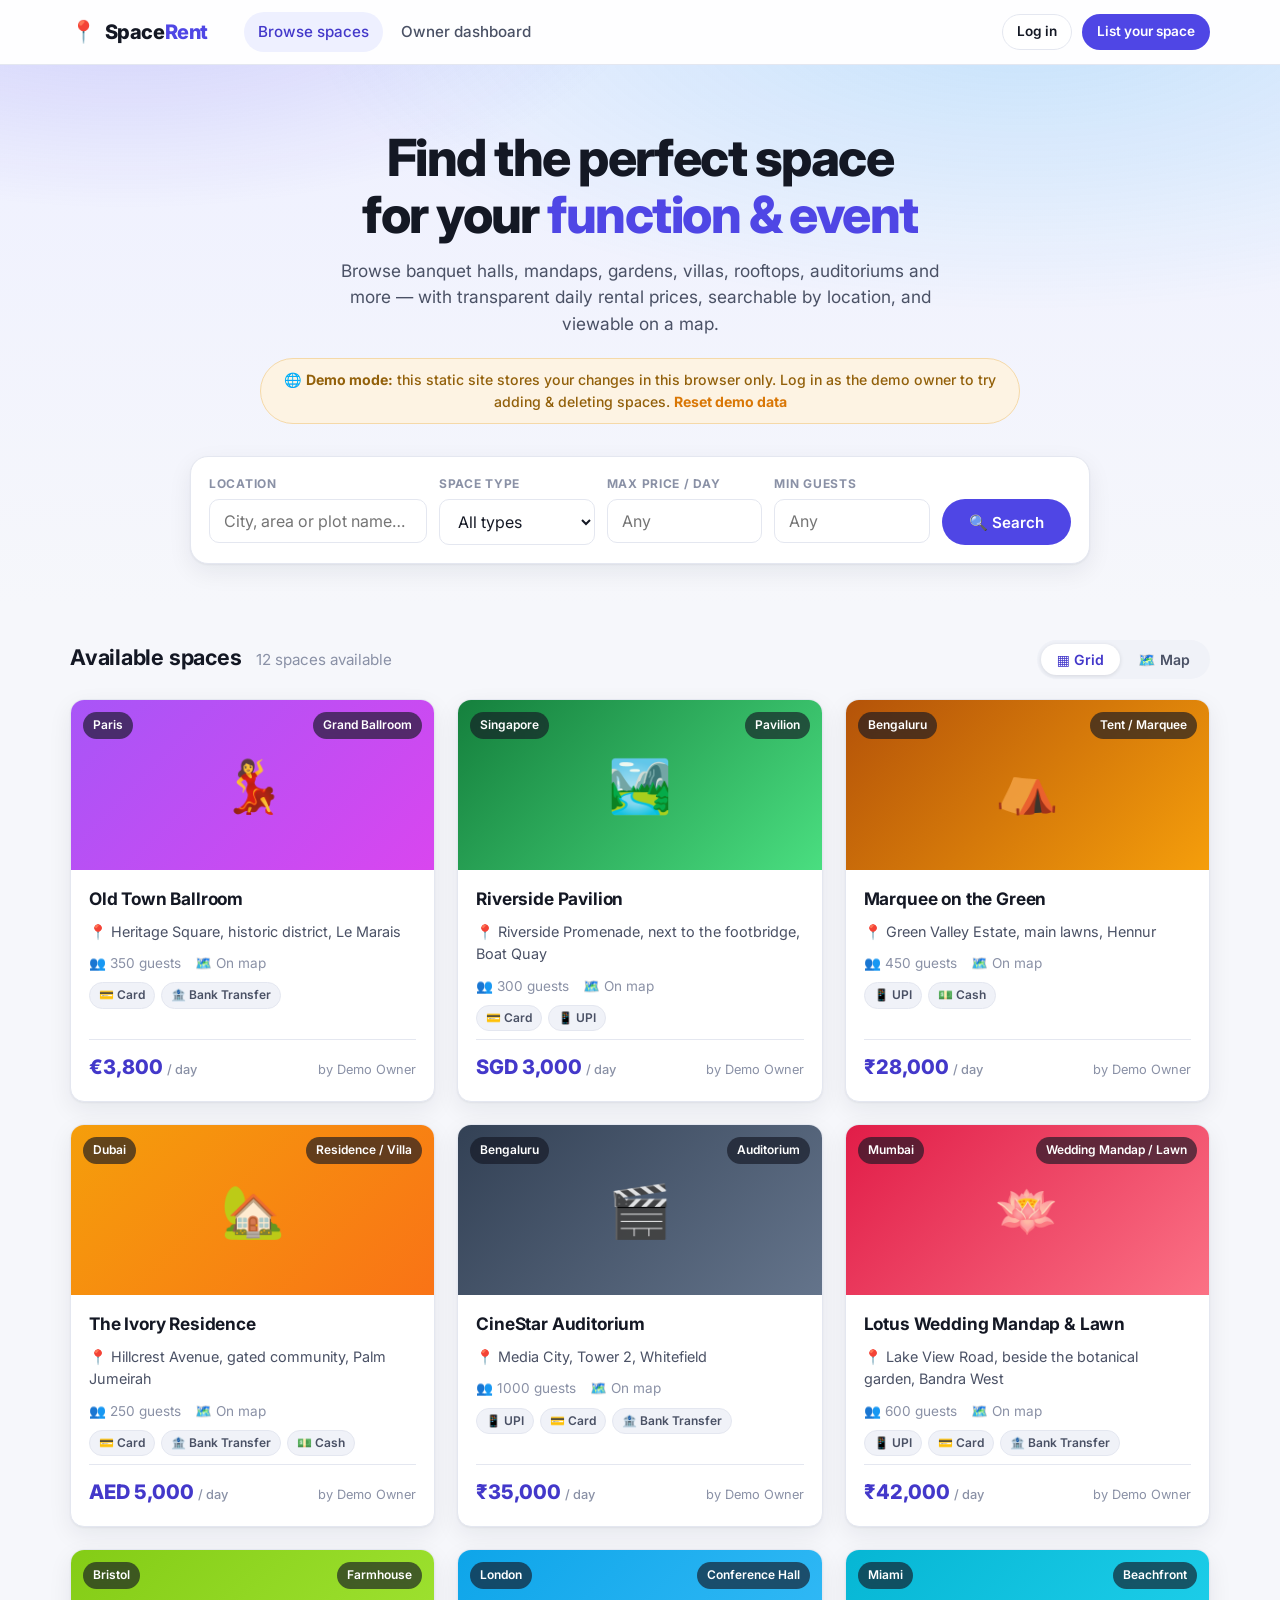
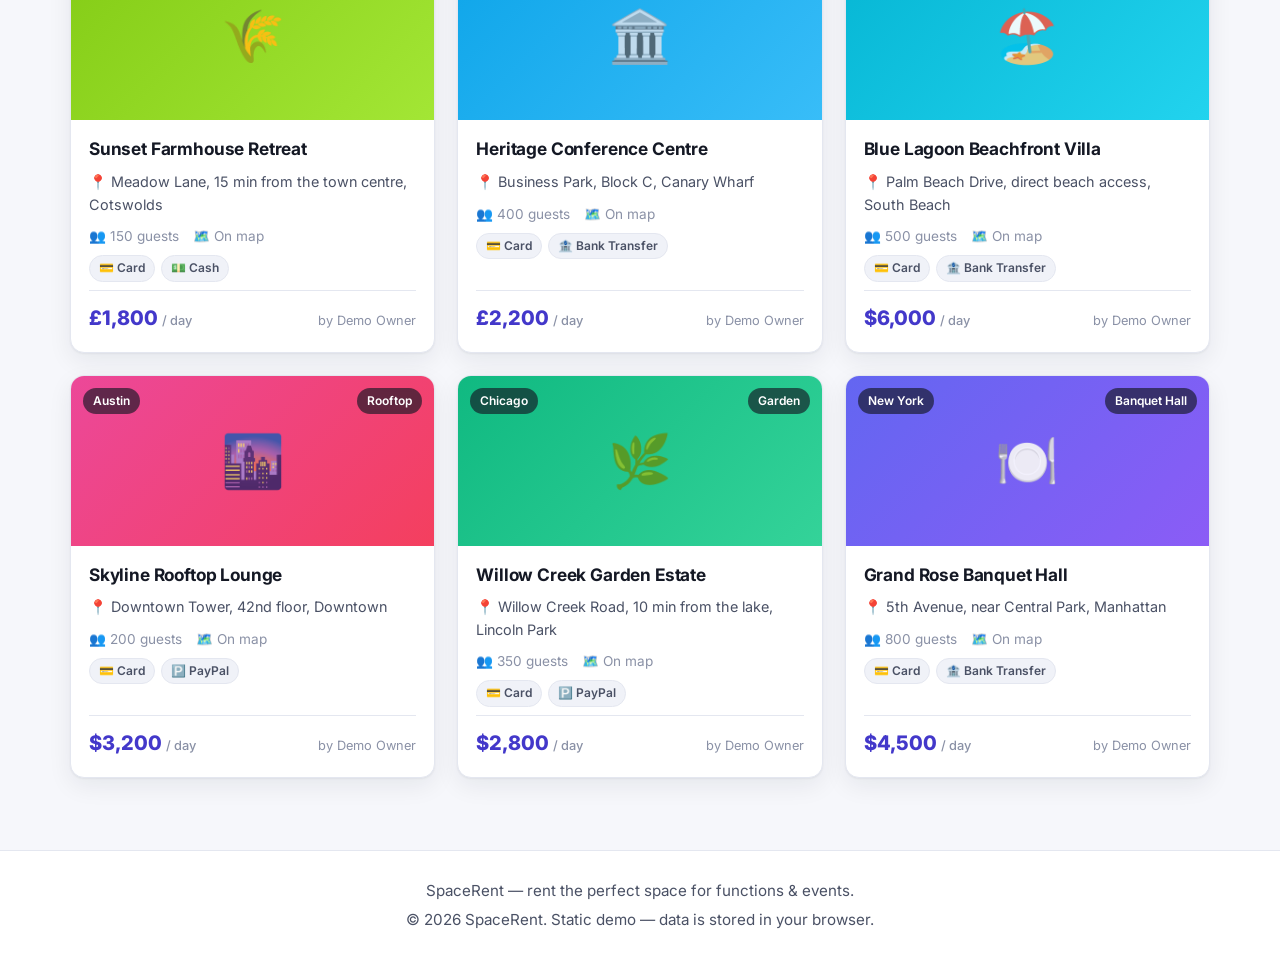
<file: index.html>
<!DOCTYPE html>
<html lang="en">
<head>
  <meta charset="UTF-8" />
  <meta name="viewport" content="width=device-width, initial-scale=1.0" />
  <title>SpaceRent — Find the perfect space for your event</title>
  <meta name="description" content="Browse and rent the perfect space for functions and events — banquet halls, gardens, mandaps, villas and more, with daily prices, location search and a map view." />
  <link rel="preconnect" href="https://fonts.googleapis.com" />
  <link rel="preconnect" href="https://fonts.gstatic.com" crossorigin />
  <link href="https://fonts.googleapis.com/css2?family=Inter:wght@400;500;600;700;800&display=swap" rel="stylesheet" />
  <link rel="stylesheet" href="css/styles.css" />
  <link rel="icon" href="data:image/svg+xml,<svg xmlns='http://www.w3.org/2000/svg' viewBox='0 0 100 100'><text y='.9em' font-size='90'>📍</text></svg>" />
</head>
<body>
  <!-- ============ HEADER ============ -->
  <header class="site-header">
    <div class="container header-inner">
      <a href="#/" class="brand" data-nav>
        <span class="brand-mark">📍</span>
        <span class="brand-name">Space<span>Rent</span></span>
      </a>
      <nav class="main-nav">
        <a href="#/" data-nav>Browse spaces</a>
        <a href="#/owner" data-nav>Owner dashboard</a>
      </nav>
      <div class="header-actions" id="headerActions"></div>
    </div>
  </header>

  <!-- ============ MAIN ============ -->
  <main id="app">
    <div class="splash" id="splash">
      <div class="spinner"></div>
      <p>Loading SpaceRent…</p>
    </div>
  </main>

  <!-- ============ FOOTER ============ -->
  <footer class="site-footer">
    <div class="container">
      <p>SpaceRent — rent the perfect space for functions &amp; events.</p>
      <p class="muted">© <span id="year"></span> SpaceRent. Static demo — data is stored in your browser.</p>
    </div>
  </footer>

  <!-- ============ MODAL ROOT ============ -->
  <div id="modalRoot"></div>

  <!-- ============ TOAST ============ -->
  <div id="toastRoot"></div>

  <script src="js/data.js"></script>
  <script src="js/app.js"></script>
</body>
</html>
</file>
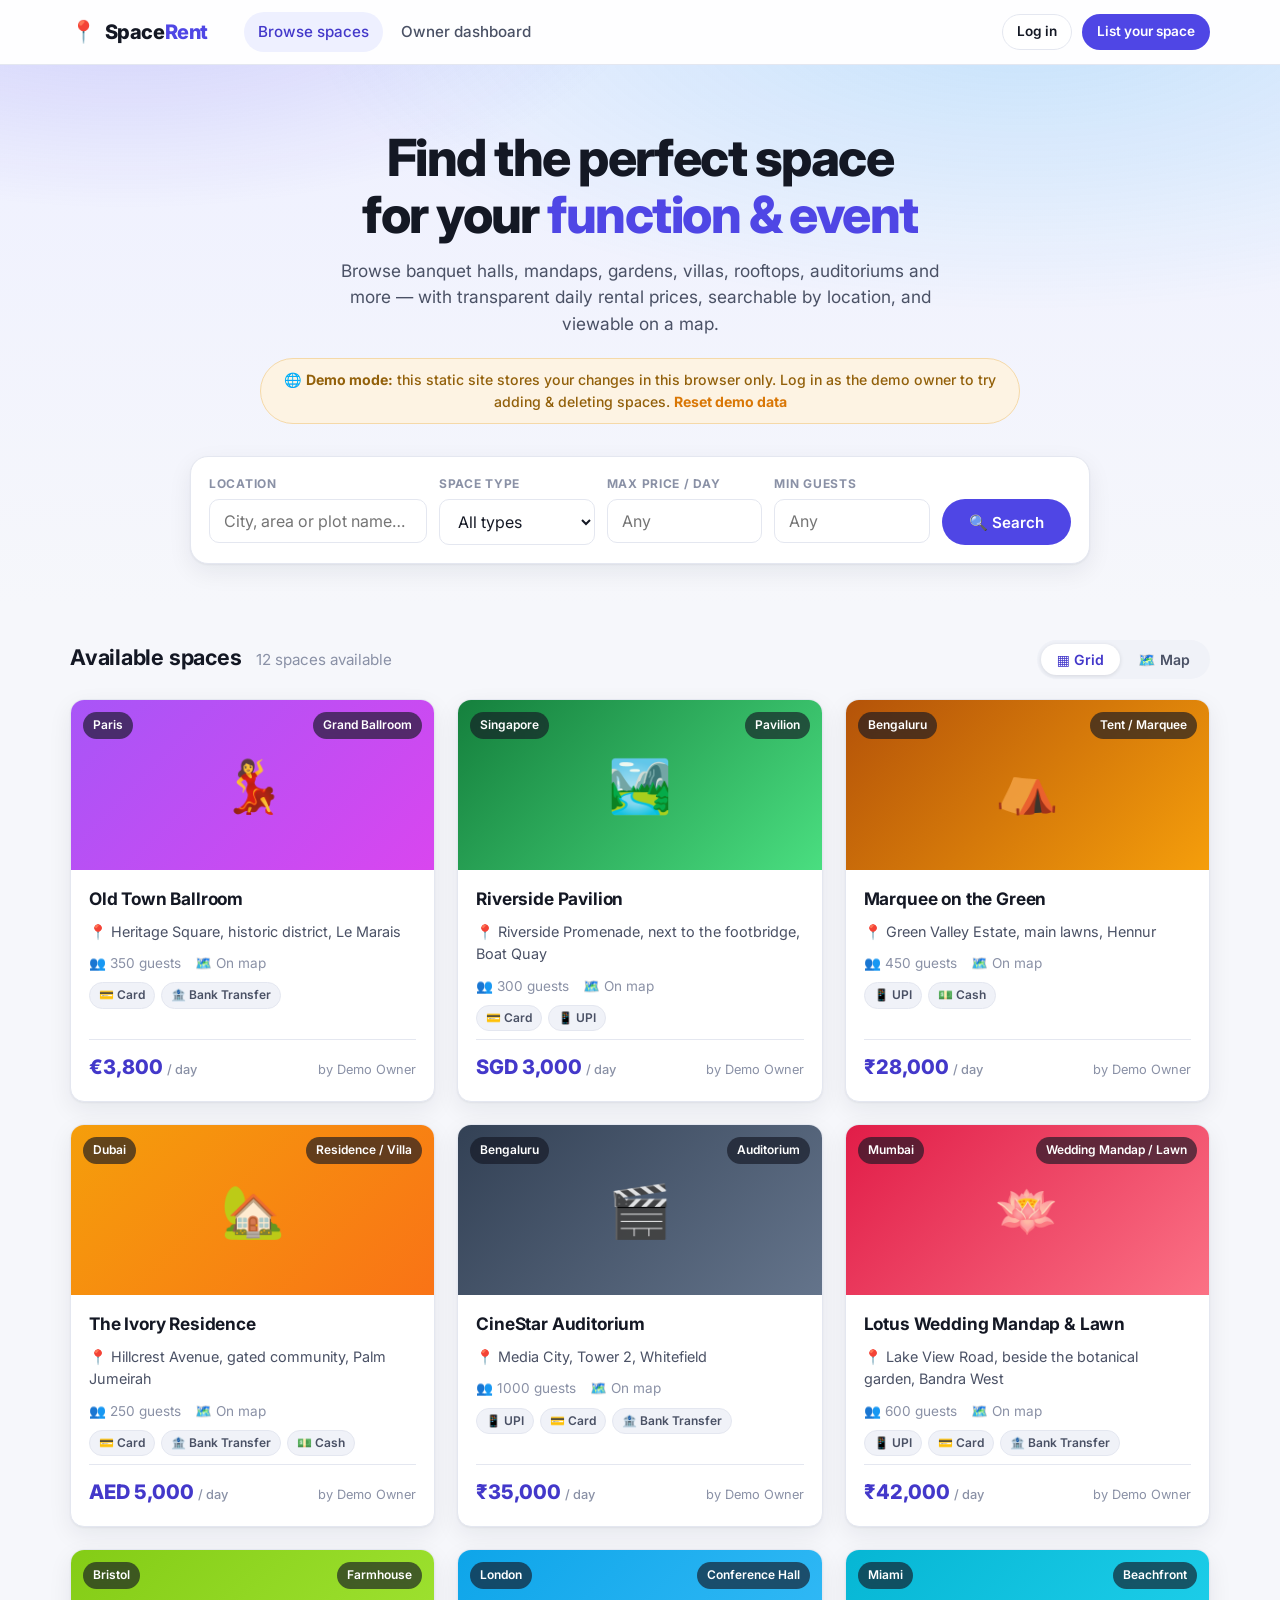
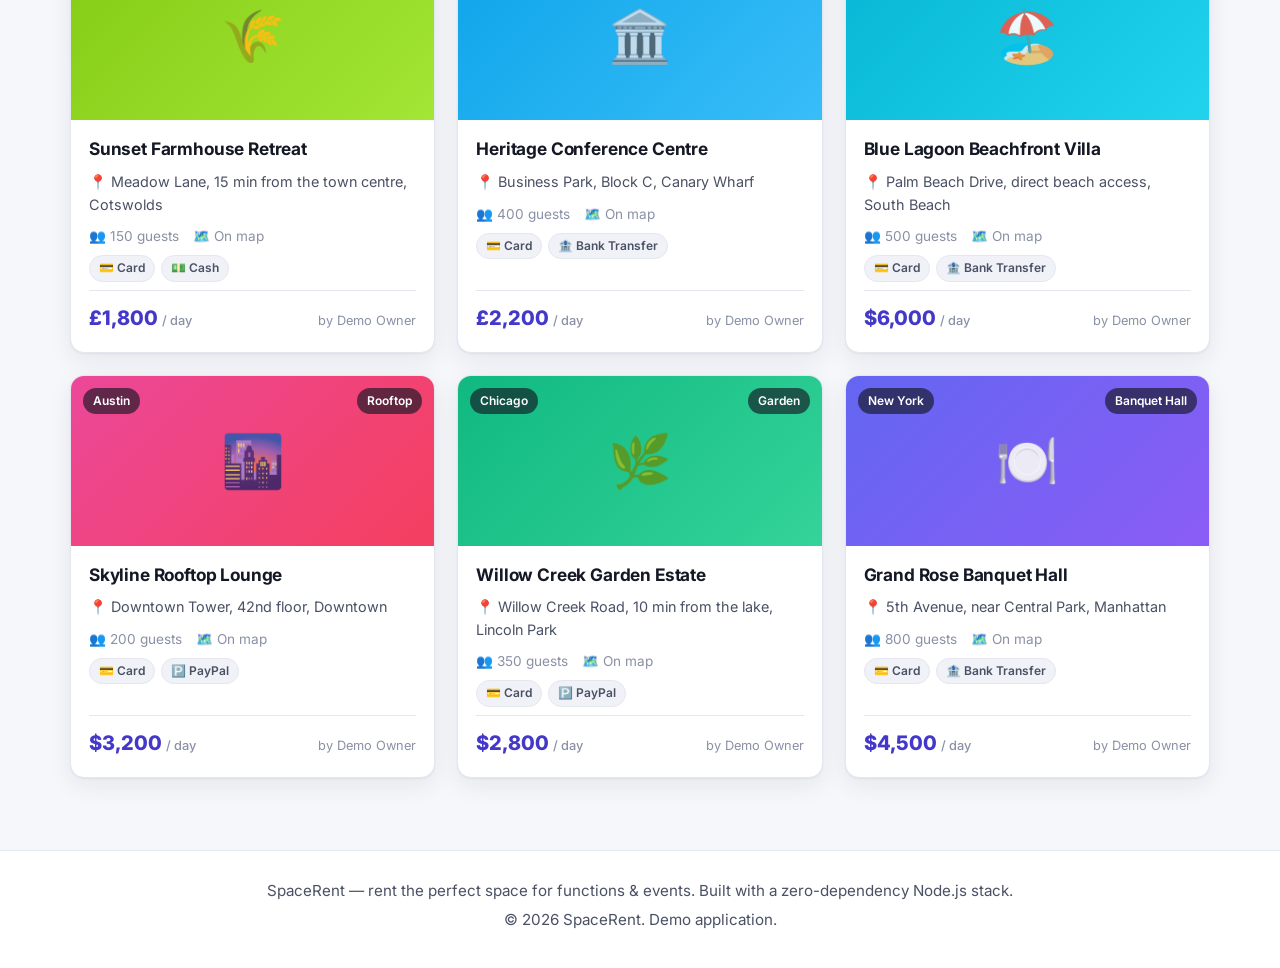
<file: server/public/index.html>
<!DOCTYPE html>
<html lang="en">
<head>
  <meta charset="UTF-8" />
  <meta name="viewport" content="width=device-width, initial-scale=1.0" />
  <title>SpaceRent — Find the perfect space for your event</title>
  <link rel="preconnect" href="https://fonts.googleapis.com" />
  <link rel="preconnect" href="https://fonts.gstatic.com" crossorigin />
  <link href="https://fonts.googleapis.com/css2?family=Inter:wght@400;500;600;700;800&display=swap" rel="stylesheet" />
  <link rel="stylesheet" href="/css/styles.css" />
  <link rel="icon" href="data:image/svg+xml,<svg xmlns='http://www.w3.org/2000/svg' viewBox='0 0 100 100'><text y='.9em' font-size='90'>📍</text></svg>" />
</head>
<body>
  <!-- ============ HEADER ============ -->
  <header class="site-header">
    <div class="container header-inner">
      <a href="#/" class="brand" data-nav>
        <span class="brand-mark">📍</span>
        <span class="brand-name">Space<span>Rent</span></span>
      </a>
      <nav class="main-nav">
        <a href="#/" data-nav>Browse spaces</a>
        <a href="#/owner" data-nav>Owner dashboard</a>
      </nav>
      <div class="header-actions" id="headerActions">
        <!-- filled by JS -->
      </div>
    </div>
  </header>

  <!-- ============ MAIN ============ -->
  <main id="app">
    <!-- loading splash -->
    <div class="splash" id="splash">
      <div class="spinner"></div>
      <p>Loading SpaceRent…</p>
    </div>
  </main>

  <!-- ============ FOOTER ============ -->
  <footer class="site-footer">
    <div class="container">
      <p>SpaceRent — rent the perfect space for functions &amp; events. Built with a zero-dependency Node.js stack.</p>
      <p class="muted">© <span id="year"></span> SpaceRent. Demo application.</p>
    </div>
  </footer>

  <!-- ============ MODAL ROOT ============ -->
  <div id="modalRoot"></div>

  <!-- ============ TOAST ============ -->
  <div id="toastRoot"></div>

  <script src="/js/app.js"></script>
</body>
</html>
</file>
<file: css/styles.css>
/* ================= SpaceRent design system ================= */
:root {
  --bg: #f6f7fb;
  --surface: #ffffff;
  --surface-2: #f0f2f8;
  --ink: #141824;
  --ink-2: #4a5165;
  --ink-3: #8a91a6;
  --line: #e4e7f0;
  --brand: #4f46e5;
  --brand-2: #4338ca;
  --brand-soft: #eef0ff;
  --accent: #0ea5e9;
  --green: #16a34a;
  --green-soft: #e8f7ee;
  --red: #dc2626;
  --red-soft: #fdecec;
  --amber: #d97706;
  --amber-soft: #fdf3e3;
  --radius: 14px;
  --radius-sm: 10px;
  --shadow: 0 1px 2px rgba(20, 24, 36, .05), 0 8px 24px rgba(20, 24, 36, .07);
  --shadow-lg: 0 12px 48px rgba(20, 24, 36, .16);
  --font: 'Inter', system-ui, -apple-system, 'Segoe UI', Roboto, sans-serif;
}

* { box-sizing: border-box; margin: 0; padding: 0; }
html { scroll-behavior: smooth; }
body {
  font-family: var(--font);
  background: var(--bg);
  color: var(--ink);
  line-height: 1.55;
  -webkit-font-smoothing: antialiased;
}
img { max-width: 100%; display: block; }
a { color: inherit; text-decoration: none; }
button { font-family: inherit; cursor: pointer; }
input, select, textarea { font-family: inherit; font-size: 1rem; }
.container { max-width: 1180px; margin: 0 auto; padding: 0 20px; }
.muted { color: var(--ink-3); font-size: .9rem; }

/* ================= header ================= */
.site-header {
  position: sticky; top: 0; z-index: 50;
  background: rgba(255, 255, 255, .85);
  backdrop-filter: blur(12px);
  border-bottom: 1px solid var(--line);
}
.header-inner { display: flex; align-items: center; gap: 24px; height: 64px; }
.brand { display: flex; align-items: center; gap: 8px; font-weight: 800; font-size: 1.25rem; letter-spacing: -.02em; }
.brand-mark { font-size: 1.35rem; }
.brand-name span { color: var(--brand); }
.main-nav { display: flex; gap: 4px; margin-left: 12px; }
.main-nav a {
  padding: 8px 14px; border-radius: 999px; font-weight: 500; font-size: .95rem; color: var(--ink-2);
  transition: background .15s, color .15s;
}
.main-nav a:hover { background: var(--surface-2); color: var(--ink); }
.main-nav a.active { background: var(--brand-soft); color: var(--brand-2); }
.header-actions { margin-left: auto; display: flex; align-items: center; gap: 10px; }
.user-chip {
  display: flex; align-items: center; gap: 8px; padding: 6px 12px 6px 6px;
  background: var(--surface-2); border-radius: 999px; font-size: .9rem; font-weight: 600;
}
.avatar {
  width: 30px; height: 30px; border-radius: 50%; background: var(--brand);
  color: #fff; display: grid; place-items: center; font-size: .8rem; font-weight: 700;
}

/* ================= buttons ================= */
.btn {
  display: inline-flex; align-items: center; justify-content: center; gap: 8px;
  border: 1px solid transparent; border-radius: 999px; padding: 10px 20px;
  font-weight: 600; font-size: .95rem; transition: all .15s; white-space: nowrap;
}
.btn-primary { background: var(--brand); color: #fff; }
.btn-primary:hover { background: var(--brand-2); transform: translateY(-1px); box-shadow: 0 6px 16px rgba(79, 70, 229, .3); }
.btn-outline { background: var(--surface); color: var(--ink); border-color: var(--line); }
.btn-outline:hover { border-color: var(--brand); color: var(--brand); }
.btn-ghost { background: transparent; color: var(--ink-2); }
.btn-ghost:hover { background: var(--surface-2); }
.btn-danger { background: var(--red-soft); color: var(--red); }
.btn-danger:hover { background: var(--red); color: #fff; }
.btn-sm { padding: 6px 14px; font-size: .85rem; }
.btn:disabled { opacity: .55; cursor: not-allowed; transform: none !important; }

/* ================= hero ================= */
.hero {
  background:
    radial-gradient(1200px 500px at 80% -10%, rgba(14, 165, 233, .18), transparent 60%),
    radial-gradient(900px 420px at 10% -20%, rgba(79, 70, 229, .22), transparent 60%),
    linear-gradient(180deg, #eef0ff 0%, var(--bg) 100%);
  padding: 64px 0 40px;
  text-align: center;
}
.hero h1 { font-size: clamp(2rem, 4.5vw, 3.2rem); font-weight: 800; letter-spacing: -.03em; line-height: 1.12; }
.hero h1 em { font-style: normal; color: var(--brand); }
.hero p.sub { margin: 14px auto 0; max-width: 620px; color: var(--ink-2); font-size: 1.08rem; }

/* ================= demo note ================= */
.demo-note {
  margin: 20px auto 0; max-width: 760px; background: var(--amber-soft);
  border: 1px solid #f5d9a8; color: #92600a; font-size: .88rem; font-weight: 500;
  padding: 10px 16px; border-radius: 999px;
}
.demo-note a { color: var(--amber); font-weight: 700; }
.demo-login-hint {
  background: var(--brand-soft); color: var(--brand-2); font-size: .88rem;
  padding: 10px 14px; border-radius: var(--radius-sm); margin-bottom: 16px;
}

/* ================= search card ================= */
.search-card {
  margin: 32px auto 0; max-width: 900px; background: var(--surface);
  border: 1px solid var(--line); border-radius: 18px; box-shadow: var(--shadow);
  padding: 18px; display: grid; grid-template-columns: 1.4fr 1fr 1fr 1fr auto; gap: 12px;
  text-align: left;
}
.search-field label { display: block; font-size: .75rem; font-weight: 700; text-transform: uppercase; letter-spacing: .06em; color: var(--ink-3); margin-bottom: 6px; }
.search-field input, .search-field select {
  width: 100%; padding: 11px 14px; border: 1px solid var(--line); border-radius: var(--radius-sm);
  background: var(--surface); color: var(--ink); outline: none; transition: border .15s, box-shadow .15s;
}
.search-field input:focus, .search-field select:focus { border-color: var(--brand); box-shadow: 0 0 0 3px rgba(79, 70, 229, .15); }
.search-card .btn { align-self: end; height: 46px; padding: 0 26px; }

/* ================= results ================= */
.results-wrap { padding: 36px 0 72px; }
.results-head { display: flex; align-items: baseline; justify-content: space-between; margin-bottom: 20px; gap: 12px; flex-wrap: wrap; }
.results-head h2 { font-size: 1.35rem; font-weight: 700; letter-spacing: -.01em; }
.results-head .count { color: var(--ink-3); font-size: .95rem; }
.grid { display: grid; grid-template-columns: repeat(auto-fill, minmax(300px, 1fr)); gap: 22px; }

/* ================= plot card ================= */
.plot-card {
  background: var(--surface); border: 1px solid var(--line); border-radius: var(--radius);
  overflow: hidden; box-shadow: var(--shadow); display: flex; flex-direction: column;
  transition: transform .18s, box-shadow .18s; cursor: pointer;
}
.plot-card:hover { transform: translateY(-4px); box-shadow: var(--shadow-lg); }
.plot-thumb {
  height: 170px; position: relative; display: grid; place-items: center;
  font-size: 3.2rem; color: rgba(255, 255, 255, .92);
}
.plot-thumb img { position: absolute; inset: 0; width: 100%; height: 100%; object-fit: cover; }
.badge {
  position: absolute; top: 12px; left: 12px; z-index: 2;
  background: rgba(20, 24, 36, .65); backdrop-filter: blur(4px); color: #fff;
  font-size: .75rem; font-weight: 600; padding: 4px 10px; border-radius: 999px;
}
.badge-type { top: 12px; right: 12px; left: auto; }
.plot-body { padding: 16px 18px 18px; display: flex; flex-direction: column; gap: 8px; flex: 1; }
.plot-name { font-size: 1.08rem; font-weight: 700; letter-spacing: -.01em; }
.plot-loc { color: var(--ink-2); font-size: .9rem; display: flex; align-items: center; gap: 5px; }
.plot-meta { display: flex; gap: 14px; color: var(--ink-3); font-size: .85rem; margin-top: 2px; }
.plot-foot { margin-top: auto; padding-top: 12px; border-top: 1px solid var(--line); display: flex; align-items: baseline; justify-content: space-between; }
.price { font-size: 1.25rem; font-weight: 800; color: var(--brand-2); }
.price small { font-size: .8rem; font-weight: 500; color: var(--ink-3); }
.owner-tag { font-size: .8rem; color: var(--ink-3); }

/* ================= empty state ================= */
.empty {
  text-align: center; padding: 72px 20px; background: var(--surface);
  border: 1px dashed var(--line); border-radius: var(--radius);
}
.empty .big { font-size: 3rem; margin-bottom: 12px; }
.empty h3 { font-size: 1.2rem; margin-bottom: 6px; }
.empty p { color: var(--ink-2); }

/* ================= detail view ================= */
.detail-wrap { padding: 32px 0 72px; }
.back-link { display: inline-flex; align-items: center; gap: 6px; color: var(--brand); font-weight: 600; font-size: .95rem; margin-bottom: 18px; }
.back-link:hover { text-decoration: underline; }
.detail-card { background: var(--surface); border: 1px solid var(--line); border-radius: 18px; box-shadow: var(--shadow); overflow: hidden; }
.detail-hero { height: 300px; position: relative; display: grid; place-items: center; font-size: 5rem; }
.detail-hero img { position: absolute; inset: 0; width: 100%; height: 100%; object-fit: cover; }
.detail-content { padding: 28px 32px 32px; }
.detail-top { display: flex; justify-content: space-between; align-items: flex-start; gap: 20px; flex-wrap: wrap; }
.detail-top h1 { font-size: 1.9rem; font-weight: 800; letter-spacing: -.02em; }
.detail-loc { color: var(--ink-2); margin-top: 4px; font-size: 1.02rem; }
.detail-price-box { text-align: right; }
.detail-price-box .price { font-size: 1.9rem; }
.detail-stats { display: grid; grid-template-columns: repeat(auto-fit, minmax(150px, 1fr)); gap: 14px; margin: 24px 0; }
.stat { background: var(--surface-2); border-radius: var(--radius-sm); padding: 14px 16px; }
.stat .k { font-size: .75rem; font-weight: 700; text-transform: uppercase; letter-spacing: .06em; color: var(--ink-3); }
.stat .v { font-size: 1.05rem; font-weight: 700; margin-top: 2px; }
.amenities { display: flex; flex-wrap: wrap; gap: 8px; margin: 8px 0 20px; }
.amenity { background: var(--brand-soft); color: var(--brand-2); font-size: .85rem; font-weight: 600; padding: 6px 12px; border-radius: 999px; }
.detail-desc { color: var(--ink-2); margin-bottom: 24px; white-space: pre-wrap; }
.contact-box {
  background: var(--surface-2); border: 1px solid var(--line); border-radius: var(--radius);
  padding: 20px 24px; display: flex; align-items: center; justify-content: space-between; gap: 16px; flex-wrap: wrap;
}
.contact-box .who { font-weight: 700; }
.contact-box .mail { color: var(--ink-2); font-size: .95rem; }
.detail-actions { display: flex; gap: 10px; margin-top: 20px; flex-wrap: wrap; }

/* ================= auth / forms ================= */
.auth-wrap { max-width: 440px; margin: 48px auto 72px; }
.auth-card { background: var(--surface); border: 1px solid var(--line); border-radius: 18px; box-shadow: var(--shadow); padding: 32px; }
.auth-card h1 { font-size: 1.5rem; font-weight: 800; margin-bottom: 4px; letter-spacing: -.02em; }
.auth-card .sub { color: var(--ink-2); font-size: .95rem; margin-bottom: 22px; }
.field { margin-bottom: 16px; }
.field label { display: block; font-size: .85rem; font-weight: 600; margin-bottom: 6px; color: var(--ink-2); }
.field input, .field select, .field textarea {
  width: 100%; padding: 11px 14px; border: 1px solid var(--line); border-radius: var(--radius-sm);
  outline: none; transition: border .15s, box-shadow .15s; background: var(--surface);
}
.field input:focus, .field select:focus, .field textarea:focus { border-color: var(--brand); box-shadow: 0 0 0 3px rgba(79, 70, 229, .15); }
.field textarea { min-height: 90px; resize: vertical; }
.field .hint { font-size: .78rem; color: var(--ink-3); margin-top: 4px; }
.form-row { display: grid; grid-template-columns: 1fr 1fr; gap: 14px; }
.auth-switch { text-align: center; margin-top: 18px; font-size: .92rem; color: var(--ink-2); }
.auth-switch a { color: var(--brand); font-weight: 600; cursor: pointer; }
.form-error { background: var(--red-soft); color: var(--red); font-size: .88rem; font-weight: 500; padding: 10px 14px; border-radius: var(--radius-sm); margin-bottom: 14px; }
.form-success { background: var(--green-soft); color: var(--green); font-size: .88rem; font-weight: 500; padding: 10px 14px; border-radius: var(--radius-sm); margin-bottom: 14px; }

/* ================= owner dashboard ================= */
.dash-wrap { padding: 36px 0 72px; }
.dash-head { display: flex; align-items: center; justify-content: space-between; gap: 16px; flex-wrap: wrap; margin-bottom: 24px; }
.dash-head h1 { font-size: 1.6rem; font-weight: 800; letter-spacing: -.02em; }
.dash-head .sub { color: var(--ink-2); font-size: .95rem; }
.dash-stats { display: grid; grid-template-columns: repeat(auto-fit, minmax(180px, 1fr)); gap: 16px; margin-bottom: 28px; }
.dash-stat { background: var(--surface); border: 1px solid var(--line); border-radius: var(--radius); padding: 18px 20px; box-shadow: var(--shadow); }
.dash-stat .k { font-size: .8rem; font-weight: 700; text-transform: uppercase; letter-spacing: .06em; color: var(--ink-3); }
.dash-stat .v { font-size: 1.7rem; font-weight: 800; margin-top: 4px; }
.dash-stat .v small { font-size: .9rem; color: var(--ink-3); font-weight: 500; }
.owner-table { width: 100%; border-collapse: collapse; background: var(--surface); border: 1px solid var(--line); border-radius: var(--radius); overflow: hidden; box-shadow: var(--shadow); }
.owner-table th { text-align: left; font-size: .75rem; font-weight: 700; text-transform: uppercase; letter-spacing: .06em; color: var(--ink-3); padding: 14px 18px; background: var(--surface-2); border-bottom: 1px solid var(--line); }
.owner-table td { padding: 14px 18px; border-bottom: 1px solid var(--line); font-size: .95rem; vertical-align: middle; }
.owner-table tr:last-child td { border-bottom: none; }
.owner-table .name-cell { font-weight: 600; }
.status-pill { display: inline-block; font-size: .78rem; font-weight: 700; padding: 4px 10px; border-radius: 999px; }
.status-on { background: var(--green-soft); color: var(--green); }
.status-off { background: var(--amber-soft); color: var(--amber); }
.row-actions { display: flex; gap: 8px; }
.table-wrap { overflow-x: auto; border-radius: var(--radius); }

/* ================= modal ================= */
.modal-overlay {
  position: fixed; inset: 0; z-index: 100; background: rgba(20, 24, 36, .5);
  backdrop-filter: blur(3px); display: grid; place-items: center; padding: 20px;
  animation: fadeIn .15s ease;
}
.modal {
  background: var(--surface); border-radius: 18px; box-shadow: var(--shadow-lg);
  width: 100%; max-width: 640px; max-height: 90vh; overflow-y: auto;
  animation: popIn .18s ease;
}
.modal-head { display: flex; align-items: center; justify-content: space-between; padding: 20px 26px; border-bottom: 1px solid var(--line); position: sticky; top: 0; background: var(--surface); z-index: 2; }
.modal-head h2 { font-size: 1.2rem; font-weight: 800; letter-spacing: -.01em; }
.modal-close { background: var(--surface-2); border: none; width: 34px; height: 34px; border-radius: 50%; font-size: 1.1rem; color: var(--ink-2); display: grid; place-items: center; }
.modal-close:hover { background: var(--red-soft); color: var(--red); }
.modal-body { padding: 24px 26px; }
.modal-foot { padding: 16px 26px 22px; display: flex; justify-content: flex-end; gap: 10px; border-top: 1px solid var(--line); }
.checkbox-row { display: flex; align-items: center; gap: 10px; font-size: .95rem; color: var(--ink-2); }
.checkbox-row input { width: 18px; height: 18px; accent-color: var(--brand); }

/* ================= toast ================= */
#toastRoot { position: fixed; bottom: 24px; left: 50%; transform: translateX(-50%); z-index: 200; display: flex; flex-direction: column; gap: 10px; align-items: center; }
.toast {
  background: var(--ink); color: #fff; padding: 12px 22px; border-radius: 999px;
  font-size: .92rem; font-weight: 600; box-shadow: var(--shadow-lg); animation: popIn .2s ease;
  display: flex; align-items: center; gap: 8px; max-width: 90vw;
}
.toast.success { background: var(--green); }
.toast.error { background: var(--red); }

/* ================= splash ================= */
.splash { display: grid; place-items: center; padding: 120px 20px; text-align: center; color: var(--ink-3); }
.spinner { width: 40px; height: 40px; border: 3px solid var(--line); border-top-color: var(--brand); border-radius: 50%; animation: spin .8s linear infinite; margin: 0 auto 14px; }

/* ================= footer ================= */
.site-footer { border-top: 1px solid var(--line); padding: 28px 0 36px; background: var(--surface); }
.site-footer p { text-align: center; font-size: .95rem; color: var(--ink-2); }
.site-footer .muted { margin-top: 6px; }

/* ================= view toggle ================= */
.view-toggle { display: inline-flex; background: var(--surface-2); border-radius: 999px; padding: 4px; gap: 2px; }
.vt-btn { border: none; background: transparent; padding: 7px 16px; border-radius: 999px; font-weight: 600; font-size: .88rem; color: var(--ink-2); transition: all .15s; }
.vt-btn.active { background: var(--surface); color: var(--brand-2); box-shadow: 0 1px 4px rgba(20, 24, 36, .12); }

/* ================= map ================= */
.map-box { height: 480px; border-radius: var(--radius); overflow: hidden; border: 1px solid var(--line); box-shadow: var(--shadow); z-index: 1; }
.leaflet-popup-content { font-family: var(--font); line-height: 1.5; }
.map-pop { min-width: 160px; }

/* ================= payment badges ================= */
.pay-badges { display: flex; flex-wrap: wrap; gap: 6px; }
.pay-badge {
  background: var(--surface-2); color: var(--ink-2); font-size: .75rem; font-weight: 600;
  padding: 3px 9px; border-radius: 999px; border: 1px solid var(--line);
}
.pay-checks { display: flex; flex-wrap: wrap; gap: 8px; }
.pay-check {
  display: inline-flex; align-items: center; gap: 6px; background: var(--surface-2);
  border: 1px solid var(--line); border-radius: 999px; padding: 7px 13px; font-size: .88rem;
  font-weight: 500; cursor: pointer; transition: all .15s;
}
.pay-check:has(input:checked) { background: var(--brand-soft); border-color: var(--brand); color: var(--brand-2); }
.pay-check input { accent-color: var(--brand); width: 15px; height: 15px; }

/* ================= animations ================= */
@keyframes spin { to { transform: rotate(360deg); } }
@keyframes fadeIn { from { opacity: 0; } to { opacity: 1; } }
@keyframes popIn { from { opacity: 0; transform: translateY(10px) scale(.98); } to { opacity: 1; transform: none; } }

/* ================= responsive ================= */
@media (max-width: 900px) {
  .search-card { grid-template-columns: 1fr 1fr; }
  .search-card .btn { grid-column: 1 / -1; }
  .main-nav { display: none; }
}
@media (max-width: 560px) {
  .search-card { grid-template-columns: 1fr; }
  .form-row { grid-template-columns: 1fr; }
  .detail-content { padding: 20px; }
  .detail-price-box { text-align: left; }
}
</file>
